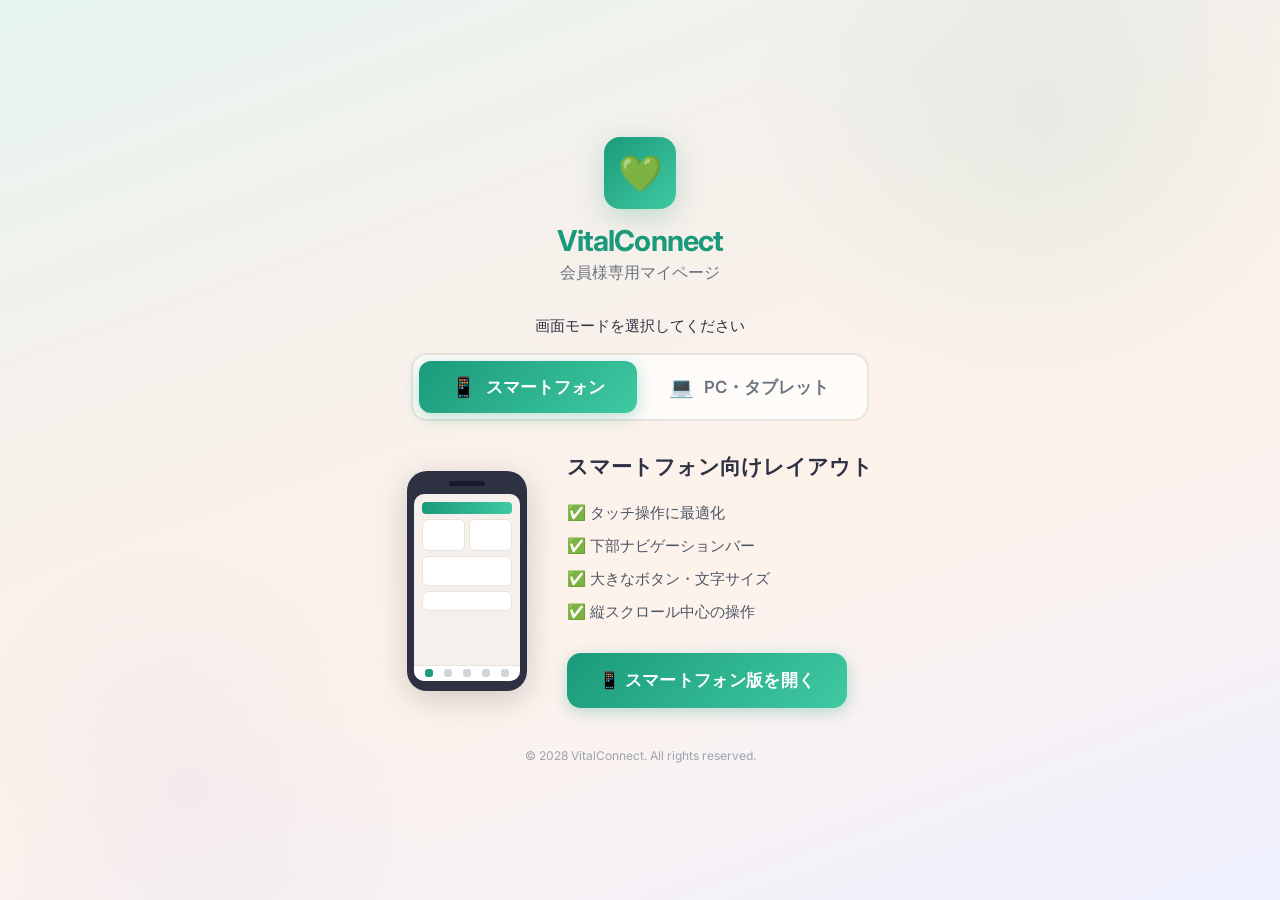
<file: portal.html>
<!DOCTYPE html>
<html lang="ja">
<head>
  <meta charset="UTF-8">
  <meta name="viewport" content="width=device-width, initial-scale=1.0">
  <title>VitalConnect - デバイス選択</title>
  <meta name="description" content="VitalConnect 会員様専用マイページ - ご利用デバイスを選択してください">
  <link rel="preconnect" href="https://fonts.googleapis.com">
  <link rel="preconnect" href="https://fonts.gstatic.com" crossorigin>
  <link href="https://fonts.googleapis.com/css2?family=Inter:wght@300;400;500;600;700&display=swap" rel="stylesheet">
  <link rel="stylesheet" href="portal.css">
</head>
<body>

  <div class="portal">
    <div class="portal-bg"></div>

    <div class="portal-content">
      <!-- Logo -->
      <div class="portal-logo">
        <div class="portal-logo-icon">💚</div>
        <h1 class="portal-title">VitalConnect</h1>
        <p class="portal-subtitle">会員様専用マイページ</p>
      </div>

      <!-- Tab Selector -->
      <div class="tab-selector">
        <div class="tab-label">画面モードを選択してください</div>
        <div class="tab-bar">
          <button class="tab-btn active" id="tab-mobile" data-target="mobile">
            <span class="tab-icon">📱</span>
            <span class="tab-text">スマートフォン</span>
          </button>
          <button class="tab-btn" id="tab-desktop" data-target="desktop">
            <span class="tab-icon">💻</span>
            <span class="tab-text">PC・タブレット</span>
          </button>
          <div class="tab-indicator" id="tab-indicator"></div>
        </div>
      </div>

      <!-- Preview Panels -->
      <div class="preview-area">

        <!-- Mobile Preview -->
        <div class="preview-panel active" id="panel-mobile">
          <div class="preview-device">
            <div class="phone-frame">
              <div class="phone-notch"></div>
              <div class="phone-screen">
                <div class="mini-header"></div>
                <div class="mini-vitals">
                  <div class="mini-vital-card"></div>
                  <div class="mini-vital-card"></div>
                </div>
                <div class="mini-card"></div>
                <div class="mini-card short"></div>
                <div class="mini-nav">
                  <span class="active"></span><span></span><span></span><span></span><span></span>
                </div>
              </div>
            </div>
          </div>
          <div class="preview-info">
            <h2>スマートフォン向けレイアウト</h2>
            <ul class="feature-list">
              <li>✅ タッチ操作に最適化</li>
              <li>✅ 下部ナビゲーションバー</li>
              <li>✅ 大きなボタン・文字サイズ</li>
              <li>✅ 縦スクロール中心の操作</li>
            </ul>
            <a href="index.html" class="preview-btn">📱 スマートフォン版を開く</a>
          </div>
        </div>

        <!-- Desktop Preview -->
        <div class="preview-panel" id="panel-desktop">
          <div class="preview-device">
            <div class="desktop-frame">
              <div class="desktop-screen">
                <div class="mini-sidebar">
                  <div class="mini-sb-logo"></div>
                  <div class="mini-sb-item active"></div>
                  <div class="mini-sb-item"></div>
                  <div class="mini-sb-item"></div>
                  <div class="mini-sb-item"></div>
                  <div class="mini-sb-item"></div>
                </div>
                <div class="mini-main">
                  <div class="mini-topbar"></div>
                  <div class="mini-grid">
                    <div class="mini-g-card"></div>
                    <div class="mini-g-card"></div>
                    <div class="mini-g-card"></div>
                    <div class="mini-g-card"></div>
                  </div>
                  <div class="mini-two-col">
                    <div class="mini-g-card tall"></div>
                    <div class="mini-g-card tall"></div>
                  </div>
                </div>
              </div>
              <div class="desktop-stand"></div>
              <div class="desktop-base"></div>
            </div>
          </div>
          <div class="preview-info">
            <h2>PC・タブレット向けレイアウト</h2>
            <ul class="feature-list">
              <li>✅ サイドバーナビゲーション</li>
              <li>✅ 2カラムの広々レイアウト</li>
              <li>✅ チャット分割ペイン表示</li>
              <li>✅ ワイド画面を有効活用</li>
            </ul>
            <a href="desktop.html" class="preview-btn desktop">💻 PC・タブレット版を開く</a>
          </div>
        </div>

      </div>

      <div class="portal-footer">
        <p>© 2028 VitalConnect. All rights reserved.</p>
      </div>
    </div>
  </div>

  <script>
    // Tab switching
    const tabs = document.querySelectorAll('.tab-btn');
    const panels = document.querySelectorAll('.preview-panel');
    const indicator = document.getElementById('tab-indicator');

    function switchTab(target) {
      tabs.forEach(t => t.classList.remove('active'));
      panels.forEach(p => p.classList.remove('active'));
      document.querySelector(`.tab-btn[data-target="${target}"]`).classList.add('active');
      document.getElementById(`panel-${target}`).classList.add('active');

      // Move indicator
      const activeTab = document.querySelector('.tab-btn.active');
      indicator.style.left = activeTab.offsetLeft + 'px';
      indicator.style.width = activeTab.offsetWidth + 'px';
    }

    tabs.forEach(tab => {
      tab.addEventListener('click', () => switchTab(tab.dataset.target));
    });

    // Init indicator position
    window.addEventListener('load', () => {
      const activeTab = document.querySelector('.tab-btn.active');
      if (activeTab) {
        indicator.style.left = activeTab.offsetLeft + 'px';
        indicator.style.width = activeTab.offsetWidth + 'px';
      }
    });
  </script>

</body>
</html>
</file>
<file: portal.css>
/* ============================================
   VitalConnect Portal
   Tab-based Device Selection
   ============================================ */

*, *::before, *::after { box-sizing: border-box; margin: 0; padding: 0; }
html { font-size: 16px; -webkit-font-smoothing: antialiased; }
body {
  font-family: 'Inter', -apple-system, BlinkMacSystemFont, 'Hiragino Sans', sans-serif;
  min-height: 100vh;
  overflow-x: hidden;
}
a { text-decoration: none; color: inherit; }

/* ===== Background ===== */
.portal {
  position: relative;
  min-height: 100vh;
  display: flex;
  align-items: center;
  justify-content: center;
}

.portal-bg {
  position: fixed;
  top: 0; left: 0; right: 0; bottom: 0;
  background: linear-gradient(160deg, #e6f5f0 0%, #f5f0eb 30%, #fef3eb 60%, #eef0ff 100%);
  z-index: 0;
}

.portal-bg::before {
  content: '';
  position: absolute;
  top: -20%; right: -5%;
  width: 600px; height: 600px;
  background: radial-gradient(circle, rgba(26, 154, 122, 0.07) 0%, transparent 70%);
  border-radius: 50%;
  animation: float1 8s ease-in-out infinite;
}

.portal-bg::after {
  content: '';
  position: absolute;
  bottom: -15%; left: -5%;
  width: 500px; height: 500px;
  background: radial-gradient(circle, rgba(99, 102, 241, 0.06) 0%, transparent 70%);
  border-radius: 50%;
  animation: float2 10s ease-in-out infinite;
}

@keyframes float1 { 0%,100%{transform:translate(0,0)} 50%{transform:translate(-30px,20px)} }
@keyframes float2 { 0%,100%{transform:translate(0,0)} 50%{transform:translate(20px,-30px)} }

.portal-content {
  position: relative;
  z-index: 1;
  text-align: center;
  padding: 40px 24px;
  max-width: 800px;
  width: 100%;
  animation: fadeInUp 0.6s cubic-bezier(0.34, 1.56, 0.64, 1);
}

@keyframes fadeInUp { from{transform:translateY(30px);opacity:0} to{transform:translateY(0);opacity:1} }

/* ===== Logo ===== */
.portal-logo { margin-bottom: 32px; }

.portal-logo-icon {
  width: 72px; height: 72px;
  background: linear-gradient(135deg, #1a9a7a, #40c9a2);
  border-radius: 16px;
  display: inline-flex; align-items: center; justify-content: center;
  font-size: 36px;
  margin-bottom: 14px;
  box-shadow: 0 8px 28px rgba(26, 154, 122, 0.25);
  animation: logoPulse 3s ease-in-out infinite;
}

@keyframes logoPulse { 0%,100%{box-shadow:0 8px 28px rgba(26,154,122,0.25)} 50%{box-shadow:0 8px 36px rgba(26,154,122,0.4)} }

.portal-title {
  font-size: 1.8rem; font-weight: 700; color: #1a9a7a;
  letter-spacing: -0.03em; margin-bottom: 4px;
}

.portal-subtitle { font-size: 1rem; color: #6b7280; }

/* ===== Tab Selector ===== */
.tab-selector { margin-bottom: 32px; }

.tab-label {
  font-size: 0.95rem; color: #2d3142; font-weight: 500;
  margin-bottom: 16px;
}

.tab-bar {
  display: inline-flex;
  background: rgba(255,255,255,0.7);
  backdrop-filter: blur(12px);
  border: 2px solid #e8e3dc;
  border-radius: 16px;
  padding: 6px;
  position: relative;
  gap: 0;
}

.tab-btn {
  display: flex; align-items: center; gap: 10px;
  padding: 14px 32px;
  border-radius: 12px;
  font-size: 1.05rem;
  font-weight: 600;
  color: #6b7280;
  background: transparent;
  cursor: pointer;
  transition: color 0.25s;
  position: relative;
  z-index: 2;
  border: none;
  font-family: inherit;
}

.tab-btn:hover { color: #2d3142; }

.tab-btn.active { color: white; }

.tab-icon { font-size: 20px; }

.tab-indicator {
  position: absolute;
  top: 6px;
  height: calc(100% - 12px);
  background: linear-gradient(135deg, #1a9a7a, #40c9a2);
  border-radius: 12px;
  z-index: 1;
  transition: all 0.35s cubic-bezier(0.34, 1.56, 0.64, 1);
  box-shadow: 0 4px 16px rgba(26, 154, 122, 0.3);
}

/* ===== Preview Area ===== */
.preview-area { margin-bottom: 40px; }

.preview-panel {
  display: none;
  animation: panelIn 0.35s ease;
}

.preview-panel.active { display: flex; align-items: center; gap: 40px; justify-content: center; }

@keyframes panelIn { from{opacity:0;transform:translateY(10px)} to{opacity:1;transform:translateY(0)} }

/* ===== Preview Info ===== */
.preview-info { text-align: left; max-width: 340px; }

.preview-info h2 {
  font-size: 1.3rem; font-weight: 700; color: #2d3142;
  margin-bottom: 16px;
}

.feature-list {
  list-style: none;
  margin-bottom: 24px;
}

.feature-list li {
  font-size: 0.95rem; color: #4b5563;
  padding: 6px 0;
  display: flex; align-items: center; gap: 8px;
}

.preview-btn {
  display: inline-block;
  padding: 16px 32px;
  background: linear-gradient(135deg, #1a9a7a, #40c9a2);
  color: white;
  font-size: 1.05rem;
  font-weight: 700;
  border-radius: 14px;
  transition: all 0.25s;
  box-shadow: 0 4px 16px rgba(26, 154, 122, 0.3);
  letter-spacing: 0.02em;
}

.preview-btn:hover {
  transform: translateY(-2px);
  box-shadow: 0 6px 24px rgba(26, 154, 122, 0.4);
}

.preview-btn.desktop {
  background: linear-gradient(135deg, #6366f1, #818cf8);
  box-shadow: 0 4px 16px rgba(99, 102, 241, 0.3);
}

.preview-btn.desktop:hover {
  box-shadow: 0 6px 24px rgba(99, 102, 241, 0.4);
}

/* ===== Phone Frame ===== */
.phone-frame {
  width: 120px; height: 220px;
  background: #2d3142;
  border-radius: 20px;
  padding: 10px 7px;
  position: relative;
  box-shadow: 0 8px 32px rgba(0,0,0,0.18);
}

.phone-notch {
  width: 36px; height: 5px;
  background: #1a1a2e;
  border-radius: 3px;
  margin: 0 auto 8px;
}

.phone-screen {
  width: 100%; height: calc(100% - 13px);
  background: #f5f0eb;
  border-radius: 10px;
  padding: 8px;
  display: flex; flex-direction: column; gap: 5px;
  overflow: hidden; position: relative;
}

.mini-header {
  height: 12px;
  background: linear-gradient(90deg, #1a9a7a, #40c9a2);
  border-radius: 4px; flex-shrink: 0;
}

.mini-vitals { display: flex; gap: 4px; }
.mini-vital-card { flex: 1; height: 32px; background: white; border-radius: 6px; border: 1px solid #e8e3dc; }
.mini-card { height: 30px; background: white; border-radius: 6px; border: 1px solid #e8e3dc; flex-shrink: 0; }
.mini-card.short { height: 20px; }

.mini-nav {
  position: absolute;
  bottom: 0; left: 0; right: 0;
  height: 16px;
  background: white;
  border-top: 1px solid #e8e3dc;
  display: flex; justify-content: space-around; align-items: center;
  padding: 0 6px;
  border-radius: 0 0 10px 10px;
}

.mini-nav span { width: 8px; height: 8px; background: #d1d5db; border-radius: 3px; }
.mini-nav span.active { background: #1a9a7a; }

/* ===== Desktop Frame ===== */
.desktop-frame { display: flex; flex-direction: column; align-items: center; }

.desktop-screen {
  width: 240px; height: 150px;
  background: #2d3142;
  border-radius: 10px 10px 0 0;
  padding: 7px;
  display: flex;
  box-shadow: 0 8px 32px rgba(0,0,0,0.18);
}

.mini-sidebar {
  width: 44px;
  background: white;
  border-radius: 5px 0 0 5px;
  padding: 8px 6px;
  display: flex; flex-direction: column; gap: 5px;
  border-right: 1px solid #e8e3dc;
}

.mini-sb-logo {
  height: 10px;
  background: linear-gradient(90deg, #1a9a7a, #40c9a2);
  border-radius: 3px;
  margin-bottom: 4px;
}

.mini-sb-item { height: 7px; background: #d1d5db; border-radius: 3px; }
.mini-sb-item.active { background: #1a9a7a; }

.mini-main {
  flex: 1;
  background: #f5f0eb;
  border-radius: 0 5px 5px 0;
  padding: 7px;
  display: flex; flex-direction: column; gap: 6px;
}

.mini-topbar {
  height: 10px;
  background: linear-gradient(90deg, #1a9a7a, #40c9a2);
  border-radius: 3px; flex-shrink: 0;
}

.mini-grid { display: grid; grid-template-columns: 1fr 1fr; gap: 4px; }
.mini-g-card { height: 24px; background: white; border-radius: 4px; border: 1px solid #e8e3dc; }
.mini-g-card.tall { height: 36px; }
.mini-two-col { display: grid; grid-template-columns: 1fr 1fr; gap: 4px; }

.desktop-stand {
  width: 50px; height: 16px;
  background: linear-gradient(180deg, #c0bdb8, #d4d0cb);
  clip-path: polygon(10% 0, 90% 0, 100% 100%, 0 100%);
}

.desktop-base {
  width: 100px; height: 5px;
  background: #c0bdb8;
  border-radius: 0 0 3px 3px;
}

/* ===== Footer ===== */
.portal-footer { text-align: center; }
.portal-footer p { font-size: 0.75rem; color: #9ca3af; }

/* ===== Responsive ===== */
@media (max-width: 640px) {
  .preview-panel.active {
    flex-direction: column;
    gap: 24px;
  }

  .preview-info { text-align: center; max-width: 100%; }

  .tab-btn {
    padding: 12px 20px;
    font-size: 0.95rem;
  }

  .portal-title { font-size: 1.5rem; }

  .phone-frame { width: 100px; height: 180px; }
  .desktop-screen { width: 200px; height: 125px; }
}
</file>
